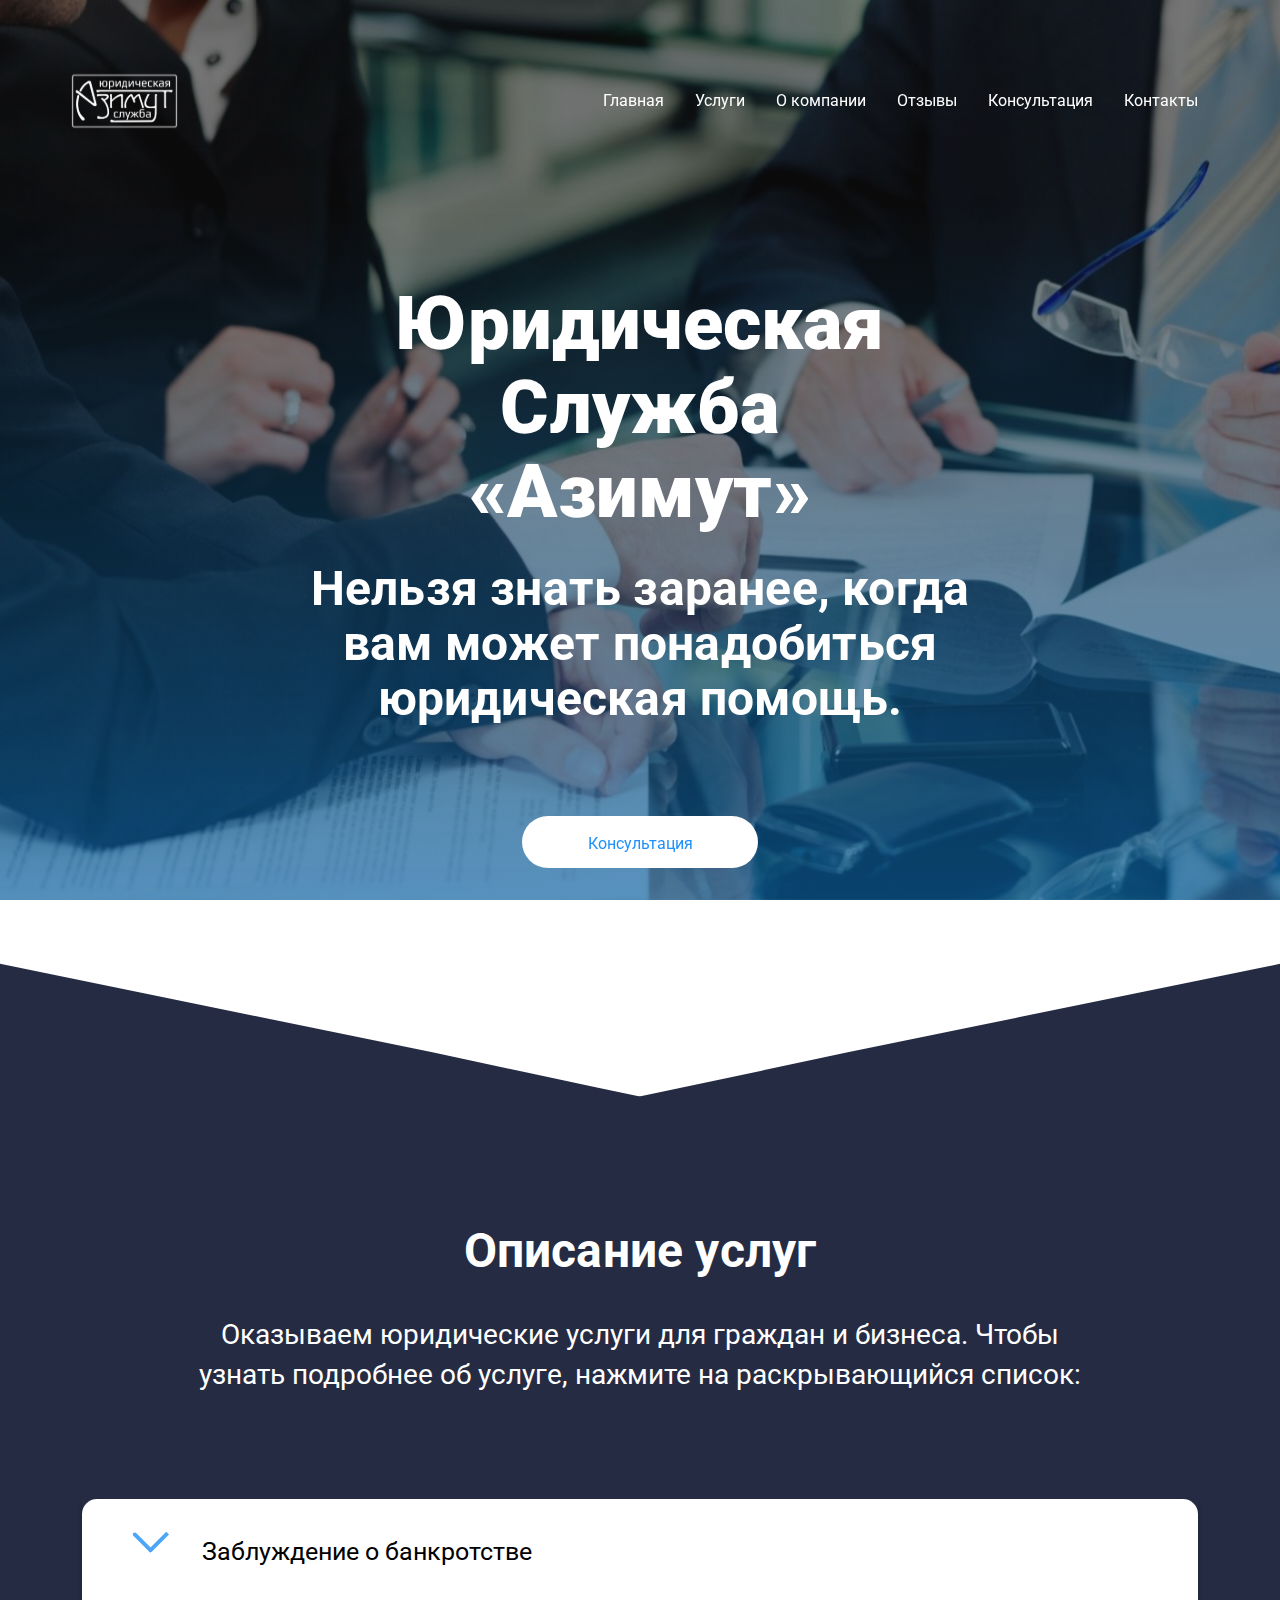
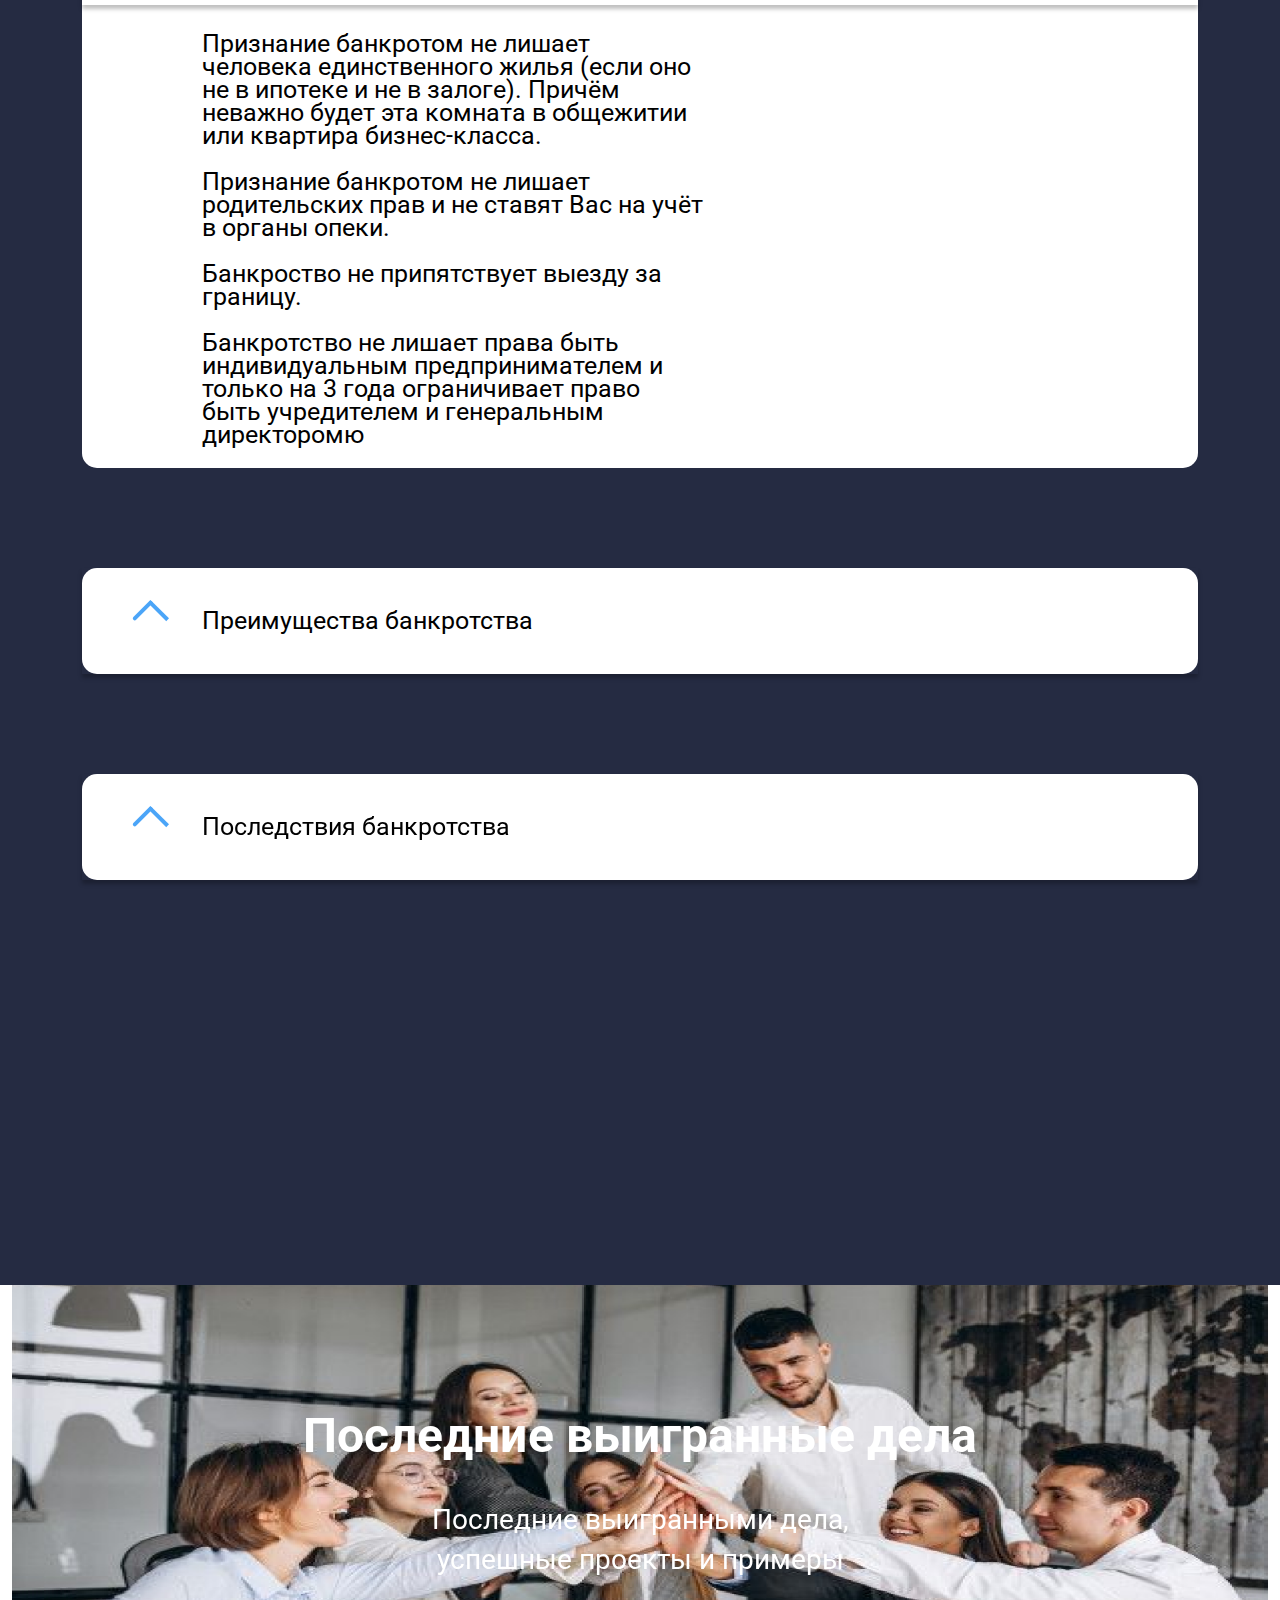
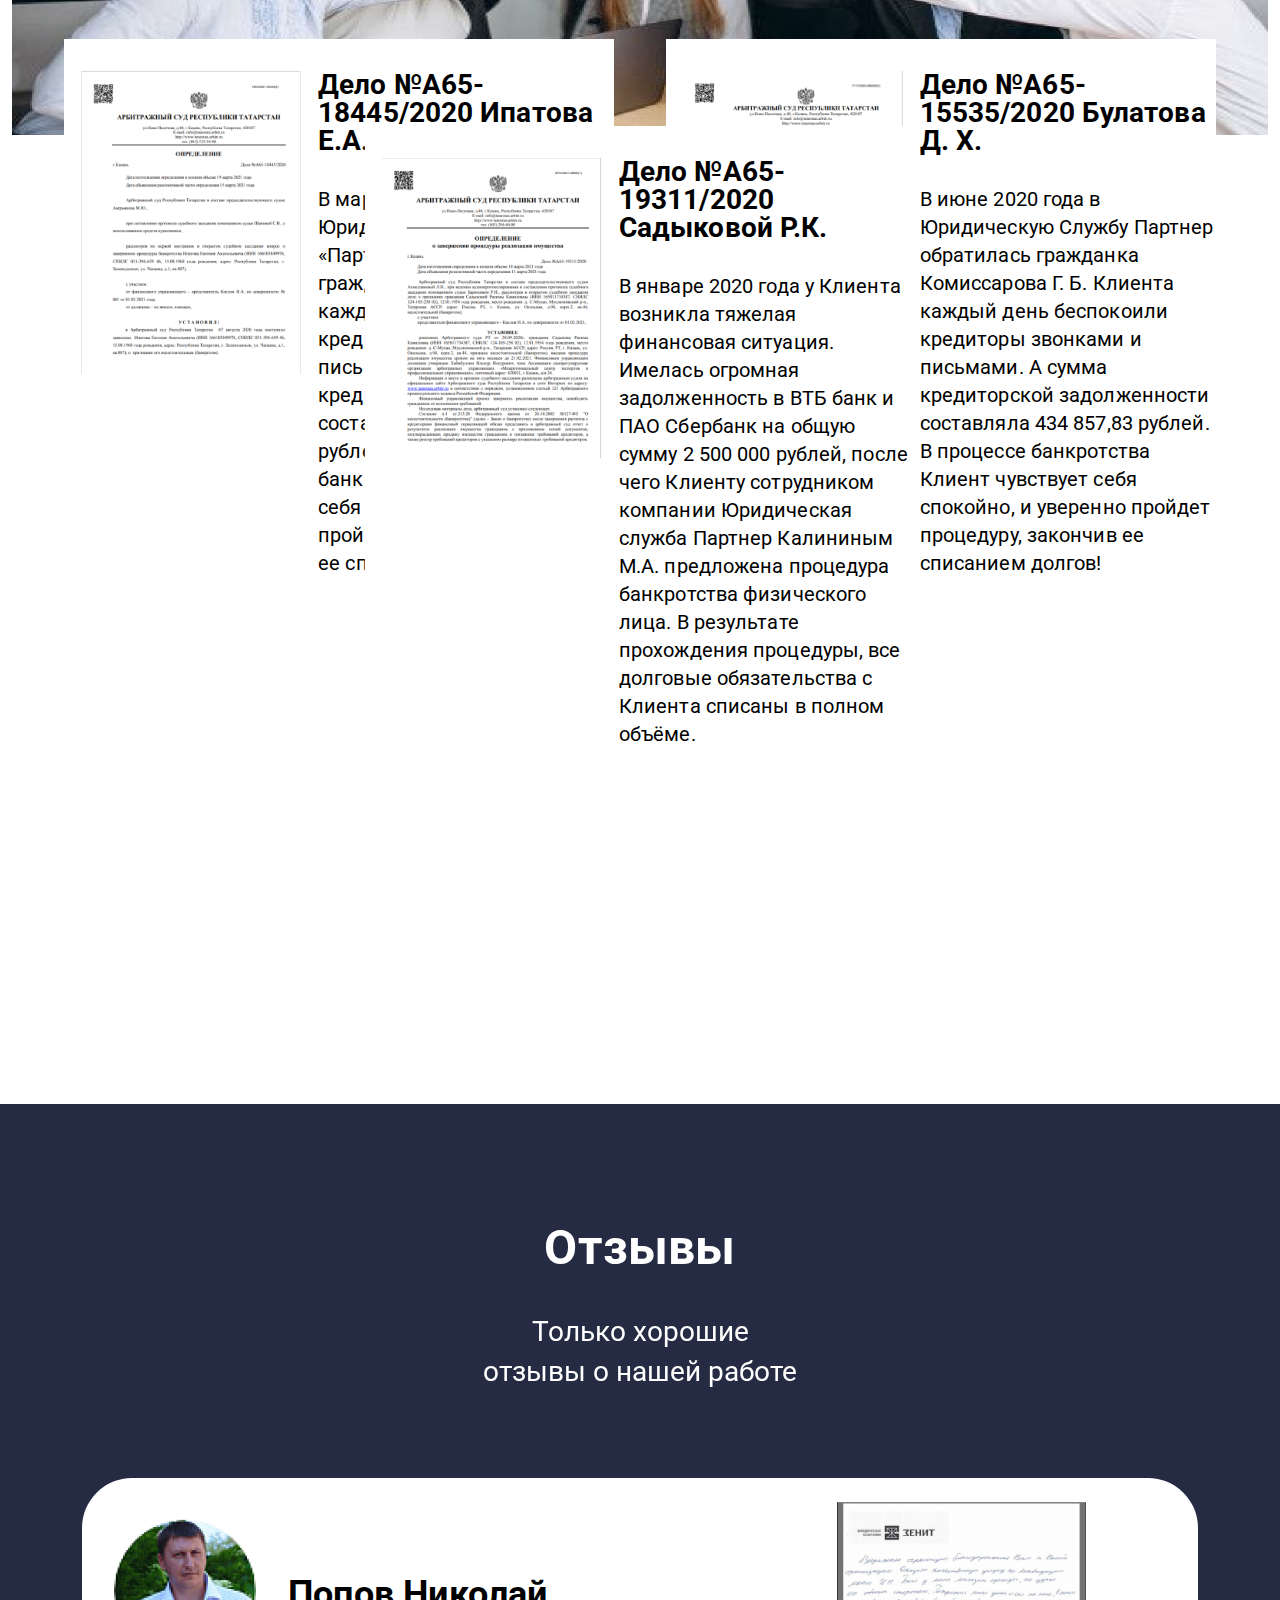
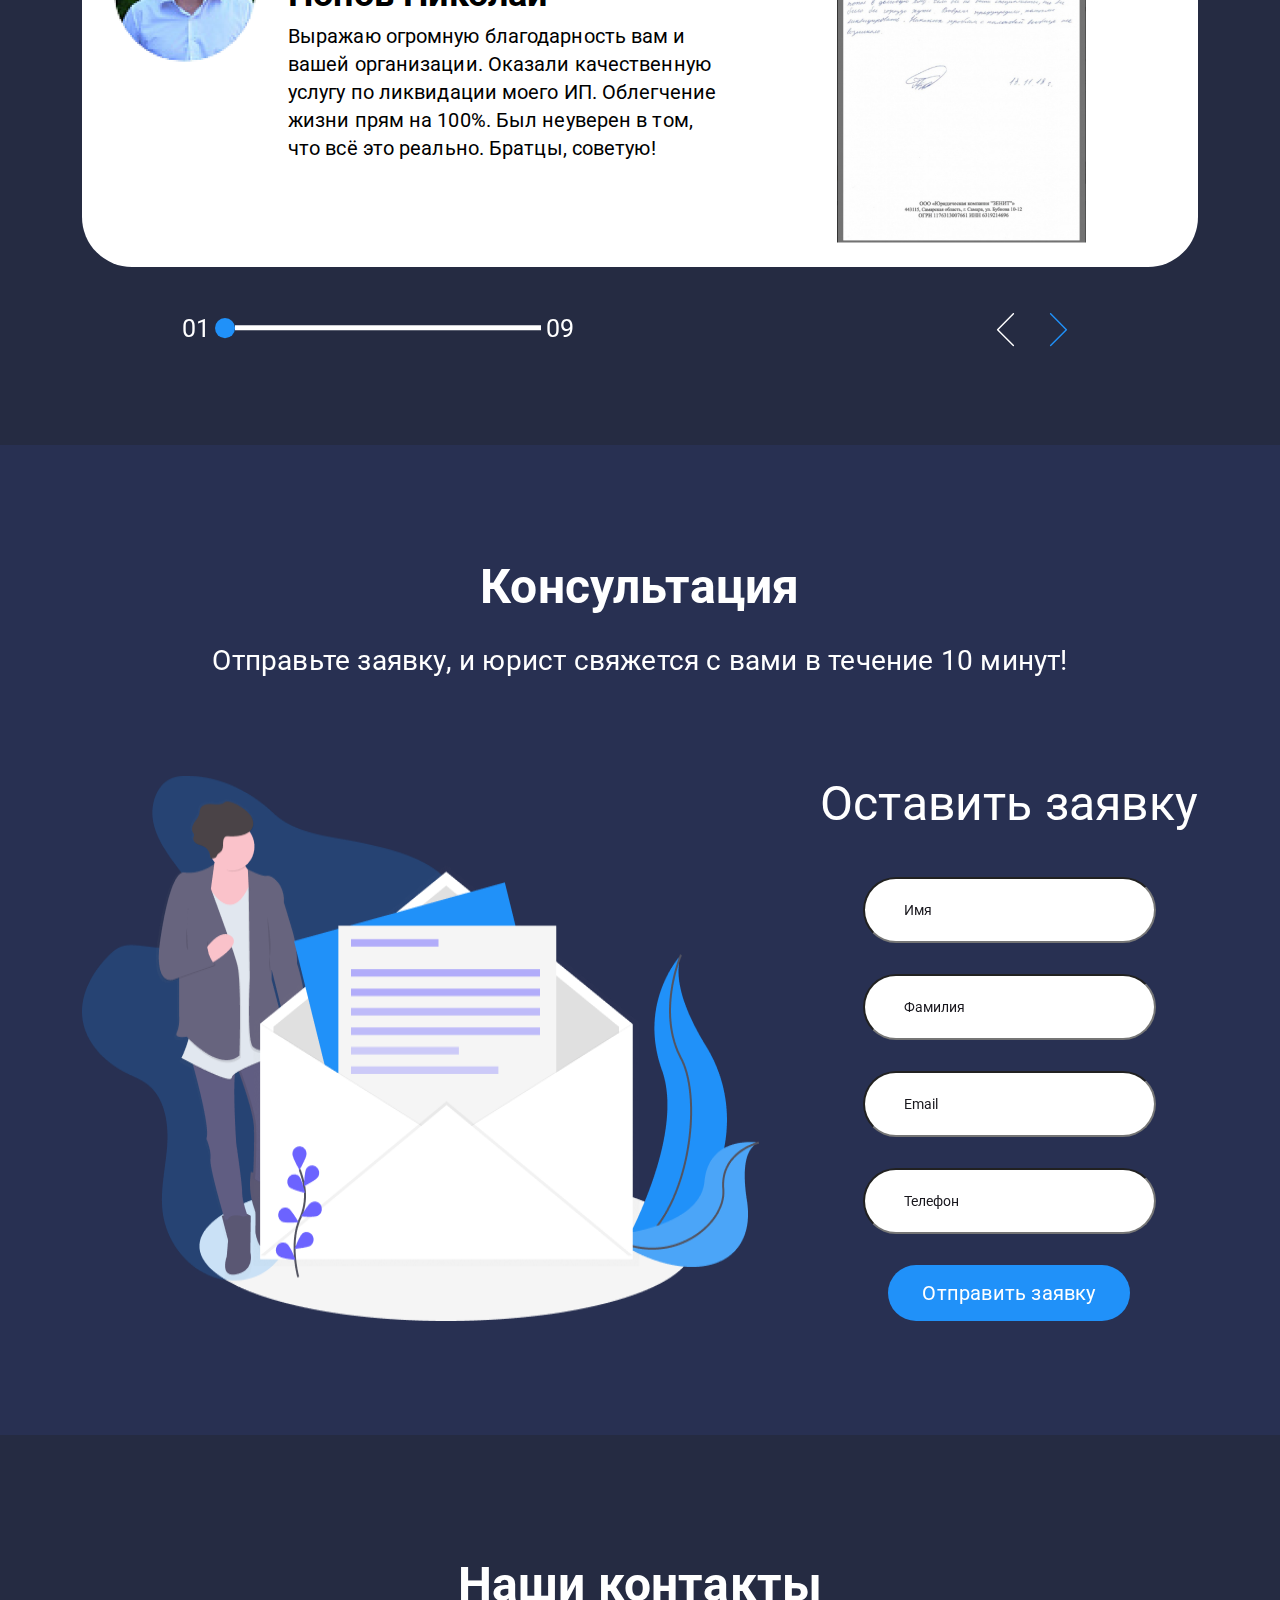
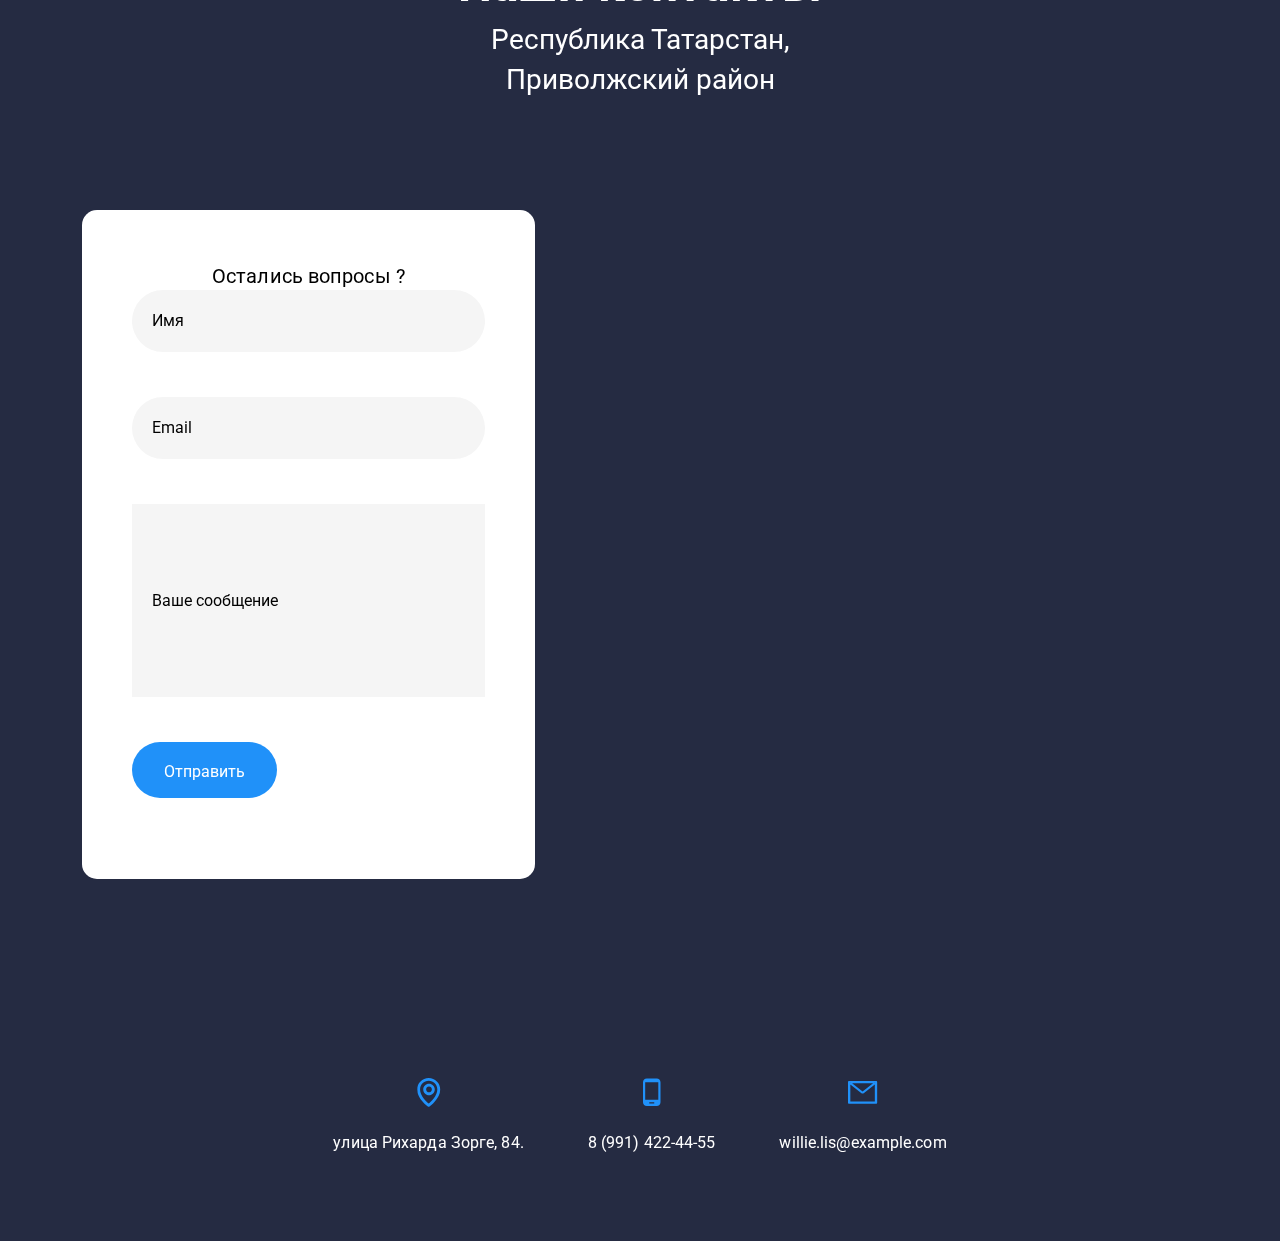
<file: html_css_js/second_page.html>
<!DOCTYPE html>
<html lang="ru">
<head>
    <meta charset="UTF-8">
    <meta http-equiv="X-UA-Compatible" content="IE=edge">
    <meta name="viewport" content="width=device-width, initial-scale=1.0">
    <title>Document</title>
    <link rel="stylesheet" href="second_page.css">
    <link rel="stylesheet" href="./css/reset200802.css">
    <link rel="stylesheet" href="./css/bootstrap.min.css">
    <link rel="preconnect" href="https://fonts.gstatic.com">
    <link href="https://fonts.googleapis.com/css2?family=Roboto:wght@400;700;900&display=swap" rel="stylesheet">
</head>
<body>
    <header class="header">
        <div class="gradient">
            <img src="./img/Hiring-A-Real-Estate-Lawyer-Advice-On-How-To-Do-It-Right-1696x8481.jpg" alt="">
        </div>
        <div class="container">
            <div class="row ">
                <div class="nav justify-content-between">
                    <div class="logo ">
                        <img src="./img/logo.svg" alt="">               
                    </div>
                    <ul class="navbar">
                        <li class="navbar_item">
                            <a href="#"> Главная </a>
                        </li>
                        <li class="navbar_item">
                            <a href="#"> Услуги </a>
                        </li>
                        <li class="navbar_item">
                            <a href="#"> О компании </a>
                        </li>
                        <li class="navbar_item">
                            <a href="#"> Отзывы </a>
                        </li>
                        <li class="navbar_item">
                            <a href="#"> Консультация </a>
                        </li>
                        <li class="navbar_item">
                            <a href="#"> Контакты </a>
                        </li>
                    </ul>
                    <img class='menu' src="./img/icons8.png" alt="">
                </div>
                <div class="offer ">
                    <h1 class="main_text">Юридическая Служба «Азимут» </h1>
                    <h2 class="intro">Нельзя знать заранее, когда вам может понадобиться юридическая помощь. </h2>
                    <button class="main_btn">Консультация</button>
                </div>
            </div>
        </div>
        <svg class="left-rtg" viewBox="0 0 973 203" fill="none" xmlns="http://www.w3.org/2000/svg">
            <path d="M-0.228516 0.989014L385.167 79.8318L549.35 113.544L671.948 139.644L756.2 157.587L972.509 202.982L-0.217461 202.87L-0.228857 104.92L-0.228516 0.989014Z" fill="#252B42"/>
        </svg>        
        <svg class="right-rtg" viewBox="0 0 973 203" fill="none" xmlns="http://www.w3.org/2000/svg">
            <path d="M973.496 0.989014L588.101 79.8281L423.918 113.539L301.321 139.637L217.069 157.58L0.760567 202.973L973.487 202.87L973.497 104.92L973.496 0.989014Z" fill="#252B42"/>
        </svg>  
    </header>
    <section>
        <div class="about_service">
            <div class="container">
                <div class="row d-flex justify-content-center align-items-center">
                    <h2 class="section_text about_service_text">
                        Описание услуг
                    </h2>
                    <h3 class="section_intro about_service_intro">
                        Оказываем юридические услуги для граждан и бизнеса. Чтобы узнать подробнее об услуге, нажмите на раскрывающийся список:
                    </h3> 
                </div>
                <div class="about_service_item">
                    <div class="about_service_item_name d-flex">
                        <svg width="37" height="22" viewBox="0 0 37 22" fill="none" xmlns="http://www.w3.org/2000/svg">
                            <path d="M1.37802 4.82724C0.616961 4.06618 0.616961 2.83226 1.37802 2.0712C2.13908 1.31014 3.37301 1.31014 4.13407 2.0712L21.1297 19.0668L18.3736 21.8228L1.37802 4.82724Z" fill="#4BA5F8"/>
                            <path d="M20.0045 20.5439C19.2434 21.3049 18.0095 21.3049 17.2484 20.5439C16.4874 19.7828 16.4874 18.5489 17.2484 17.7878L34.244 0.792202L37.0001 3.54825L20.0045 20.5439Z" fill="#4BA5F8"/>
                        </svg>   
                        <p>Заблуждение о банкротстве</p>                         
                    </div>
                    <div class="about_service_item_intro">
                        <p>Признание банкротом не лишает человека единственного
                            жилья (если оно не в ипотеке и не в залоге). Причём неважно будет эта комната в общежитии или квартира бизнес-класса. <br><br>
                            Признание банкротом не лишает родительских прав и не ставят Вас на учёт в органы опеки. <br><br>
                            Банкроство не припятствует выезду за границу. <br><br>
                            Банкротство не лишает права быть индивидуальным предпринимателем и только на 3 года ограничивает право быть учредителем и генеральным директоромю</p>
                    </div>
                </div>
                <div class="about_service_item">
                    <div class="about_service_item_name d-flex">
                        <svg width="37" height="22" viewBox="0 0 37 22" fill="none" xmlns="http://www.w3.org/2000/svg">
                            <path d="M1.37802 17.0946C0.616961 17.8557 0.616961 19.0896 1.37802 19.8507C2.13908 20.6117 3.37301 20.6117 4.13407 19.8507L21.1297 2.85507L18.3736 0.0990273L1.37802 17.0946Z" fill="#4BA5F8"/>
                            <path d="M20.0045 1.37802C19.2434 0.616961 18.0095 0.616961 17.2484 1.37802C16.4874 2.13908 16.4874 3.37301 17.2484 4.13407L34.244 21.1297L37.0001 18.3736L20.0045 1.37802Z" fill="#4BA5F8"/>
                        </svg>                            
                        <p>Преимущества банкротства</p>
                    </div>
                </div>
                <div class="about_service_item">
                    <div class="about_service_item_name d-flex">
                        <svg width="37" height="22" viewBox="0 0 37 22" fill="none" xmlns="http://www.w3.org/2000/svg">
                            <path d="M1.37802 17.0946C0.616961 17.8557 0.616961 19.0896 1.37802 19.8507C2.13908 20.6117 3.37301 20.6117 4.13407 19.8507L21.1297 2.85507L18.3736 0.0990273L1.37802 17.0946Z" fill="#4BA5F8"/>
                            <path d="M20.0045 1.37802C19.2434 0.616961 18.0095 0.616961 17.2484 1.37802C16.4874 2.13908 16.4874 3.37301 17.2484 4.13407L34.244 21.1297L37.0001 18.3736L20.0045 1.37802Z" fill="#4BA5F8"/>
                        </svg>  
                        <p>Последствия банкротства</p>
                    </div>
                </div>
            </div>
        </div>
    </section>
    <section>
        <div class="last_winner">
            <div class="container">
                <div class="row d-flex justify-content-center align-items-center">
                    <img class="last_winner_img" src="./img/team.png" alt="">
                    <h2 class="section_text last_winner_text">
                        Последние выигранные дела
                    </h2>
                    <h3 class="section_intro last_winner_intro">
                        Последние выигранными дела, <br> успешные проекты и примеры
                    </h3>
                </div>
                <div class="cases d-flex justify-content-center align-items-center">
                    <div class="case_item case_item_left">
                        <img class="case_img" src="./img/image7.png" alt="">
                        <div class="case_offer">
                            <p class="case_name">Дело  №А65-18445/2020
                                Ипатова Е.А.</p>
                            <p class="case_text">В марте 2020 года к Юридическую службу «Партнер» обратился гражданин Боев И. К. Клиента каждый день беспокоили кредиторы звонками и письмами. А сумма кредиторской задолженности составляла 1 196 235,04 рублей.
                                В процессе банкротства Клиент чувствует себя спокойно, и уверенно пройдет процедуру, закончив ее списанием долгов!
                            </p>
                        </div>
                    </div>
                    <div class="case_item case_item_center">
                        <img class="case_img" src="./img/image8.png" alt="">
                        <div class="case_offer">
                            <p class="case_name">Дело  №А65-19311/2020
                                Садыковой Р.К.</p>
                            <p class="case_text">В январе 2020 года у Клиента возникла тяжелая финансовая ситуация.
                                Имелась огромная задолженность в ВТБ банк и ПАО Сбербанк на общую сумму 2 500 000 рублей, после чего Клиенту сотрудником компании Юридическая служба Партнер Калининым М.А. предложена процедура банкротства физического лица.
                                В результате прохождения процедуры, все долговые обязательства с Клиента списаны в полном объёме.
                            </p>
                        </div>
                    </div>
                    <div class="case_item case_item_right">
                        <img class="case_img" src="./img/image9.png" alt="">
                        <div class="case_offer">
                            <p class="case_name">Дело №А65-15535/2020
                                Булатова Д. Х.</p>
                            <p class="case_text">В июне 2020 года в Юридическую Службу Партнер обратилась гражданка Комиссарова Г. Б. Клиента каждый день беспокоили кредиторы звонками и письмами. А сумма кредиторской задолженности составляла 434 857,83 рублей.
                                В процессе банкротства Клиент чувствует себя спокойно, и уверенно пройдет процедуру, закончив ее списанием долгов!         
                            </p>
                        </div>
                    </div>
                </div>
            </div>
        </div>
    </section>
    <section>
        <div class="review">
            <div class="container">
                <div class="row d-flex justify-content-center align-items-center">
                    <h2 class="section_text review_text">Отзывы</h2>
                    <h3 class="section_intro review_intro">Только хорошие отзывы о нашей работе</h3>
                    <div class="review_offer d-flex justify-content-center">
                        <div class="review_card">
                            <div class="card_photo">
                                <img src="./img/Rectangle 13.png" alt="">
                            </div>
                            <div class="card_text">
                                <div class="card_name">
                                    <p>Попов Николай</p>
                                </div>
                                <div class="card_intro">
                                    <p>Выражаю огромную благодарность вам и вашей организации. Оказали качественную услугу по ликвидации моего ИП. Облегчение жизни прям на 100%. Был неуверен в том, что всё это реально. Братцы, советую!</p>
                                </div>
                            </div>
                            <div class="card_rev">
                                <img src="./img/image3.jpg" alt="">
                            </div>
                            <div class="review_slide d-flex justify-content-center align-items-center">
                                <p class="first_numb">
                                    01
                                </p>
                                <svg width="20" height="21" viewBox="0 0 20 21" fill="none" xmlns="http://www.w3.org/2000/svg">
                                    <ellipse cx="10" cy="10.1098" rx="10" ry="10.0679" fill="#2091F9"/>
                                </svg>
                                <svg width="306" height="6" viewBox="0 0 306 6" fill="none" xmlns="http://www.w3.org/2000/svg">
                                    <line y1="2.63013" x2="306" y2="2.63013" stroke="white" stroke-width="5"/>
                                </svg>  
                                <p class="last_numb">
                                    09                                 
                                </p>
                            </div>
                            <div class="review_nav">
                                <svg width="19" height="34" viewBox="0 0 19 34" fill="none" xmlns="http://www.w3.org/2000/svg">
                                    <path d="M17.3848 33.2578C17.7809 33.2586 18.1025 32.9358 18.1033 32.537C18.1036 32.3448 18.0278 32.1603 17.8925 32.0245L2.62057 16.6503L17.8925 1.27614C18.173 0.993788 18.173 0.536044 17.8925 0.253694C17.6121 -0.0286563 17.1574 -0.0286563 16.877 0.253694L1.09866 16.1391C0.818682 16.4211 0.818682 16.8782 1.09866 17.1602L16.877 33.0455C17.0115 33.1814 17.1942 33.2578 17.3848 33.2578Z" fill="white"/>
                                </svg>
                                <svg width="19" height="34" viewBox="0 0 19 34" fill="none" xmlns="http://www.w3.org/2000/svg">
                                    <path d="M1.61523 33.2578C1.21913 33.2586 0.897469 32.9358 0.89673 32.537C0.896393 32.3448 0.972237 32.1603 1.10745 32.0245L16.3794 16.6503L1.10745 1.27614C0.827005 0.993788 0.827005 0.536044 1.10745 0.253694C1.3879 -0.0286563 1.84255 -0.0286563 2.123 0.253694L17.9013 16.1391C18.1813 16.4211 18.1813 16.8782 17.9013 17.1602L2.123 33.0455C1.98853 33.1814 1.80578 33.2578 1.61523 33.2578Z" fill="#2091F9"/>
                                </svg>                                  
                            </div>
                        </div>
                    </div>
                </div>
            </div>
        </div>
    </section>
    <section>
        <div class="advice">
            <div class="container">
                <div class="row d-flex justify-content-center align-items-center">
                    <h2 class="section_text advice_text">Консультация</h2>
                    <h3 class="section_intro advice_intro">Отправьте заявку, и юрист свяжется с вами в течение 10 минут!</h3>
                    <div class="advice_active d-flex justify-content-between">
                        <img src="./img/undraw_newsletter_vovu.png" alt="">
                        <div class="active_form d-flex justify-content-center align-items-center">
                            <p>Оставить заявку</p>
                            <form class='d-flex justify-content-center align-items-center' action="">
                                <input placeholder="Имя" name="b">
                                <input placeholder="Фамилия" name="b">
                                <input placeholder="Email" name="b">
                                <input placeholder="Телефон" name="b">
                            </form>
                            <button class="advice_form_button">Отправить заявку</button>
                        </div>
                    </div>
                </div>
            </div>
        </div>
    </section>
    <section>
        <div class="contact">
            <div class="container">
                <div class="row d-flex justify-content-center align-items-center">
                    <h2 class="section_text contact_text">Наши контакты</h2>
                    <h3 class="section_intro contact_intro">Республика Татарстан, <br> Приволжский район</h3>
                    <div class="contact_offer d-flex justify-content-between align-items-center">
                        <div class="contact_form">
                            <p class="form_text">Остались вопросы ?</p>
                            <form class="d-flex align-items-center" action="">
                                <input placeholder="Имя" name="b">
                                <input placeholder="Email" name="b">
                                <input class="message" placeholder="Ваше сообщение" name="b">
                            </form>
                            <button class="form_button">Отправить</button>
                        </div>
                        <div class="contact_map">
                            <iframe src="https://www.google.com/maps/embed?pb=!1m18!1m12!1m3!1d2245.7982117712704!2d49.21280321585143!3d55.74463498055117!2m3!1f0!2f0!3f0!3m2!1i1024!2i768!4f13.1!3m3!1m2!1s0x415eae7238e84531%3A0x3c06f7c6489556e0!2z0YPQuy4g0KDQuNGF0LDRgNC00LAg0JfQvtGA0LPQtSwgODQsINCa0LDQt9Cw0L3RjCwg0KDQtdGB0L8uINCi0LDRgtCw0YDRgdGC0LDQvSwgNDIwMTM5!5e0!3m2!1sru!2sru!4v1618997712593!5m2!1sru!2sru" width="600" height="399" style="border:0;" allowfullscreen="" loading="lazy"></iframe>
                        </div>
                    </div>
                    <div class="contact_footer d-flex justify-content-center">
                        <div class="contact_item ">
                            <img src="./img/bx_bx-map.svg" alt="">
                            <p>улица Рихарда Зорге, 84.</p>
                        </div>
                        <div class="contact_item">
                            <img src="./img/ic_baseline-phone-android.svg" alt="">
                            <p>8 (991) 422-44-55</p>
                        </div>
                        <div class="contact_item">
                            <img src="./img/ant-design_mail-outlined.svg" alt="">
                            <p>willie.lis@example.com</p>
                        </div>
                    </div>
                </div>
            </div>
        </div>
    </section>
</body>
</html>
</file>
<file: html_css_js/second_page.css>
body{
    font-family: Roboto !important;
    font-size: 28px;
    color: #fff !important;
    font-weight: 400;
}
button{
	display: block;
	padding: 0px;
}
ul,li{
	margin: 0 !important;
	padding: 0 !important;
	display: block;
}
h1{
    font-weight: 900 !important;
    font-size: 4.625rem !important ;
    line-height: 84px !important;
    letter-spacing: 0.2px !important ;
}
h2{
    font-weight: 700 !important;
    font-size: 48px !important;
    line-height: 55px !important;
    letter-spacing: 0.2px !important ;
}
h3{
    font-size: 28px !important;
    font-weight: 400 !important;
    line-height: 40px !important;
}
h4{
    font-size: 20px !important;
    line-height: 28px !important;
    letter-spacing: 0.1px !important;
    font-weight: 900 !important;
}
p{
    font-size: 25px !important;
    margin-bottom: 0 !important;
}
.section_text{
    text-align: center;
}
.section_intro{
    text-align: center;
    width: 50% !important;
}
.header{    
    position: relative;
}
.gradient {
	display: block;
    z-index: -1;
    position: absolute;
    width: 100%;
    min-height: 100%;
    top:0;
}
.gradient:after {
	content: "";
	display: block;    
	width: 100%;
	height: 100%;    
	position: fixed;
	top: 0;      
	left: 0;   
	background: transparent;
	background-image: linear-gradient(180deg, rgba(255, 255, 255, 0) 22.68%, rgba(9, 151, 255, 0.5175) 100%),linear-gradient(0deg, rgba(19, 19, 19, 0.7), rgba(19, 19, 19, 0.7));
	opacity: 0.8;
}
.gradient img{
    min-height: 100%;
    min-width: 1700px;
    width: 100%;
    height: auto;
    position: fixed;
    top: 0;
    left: 0;
}
.nav{
    margin-top: 70px  !important;
}
.navbar_item{
    margin-right: 31px !important;
}
.navbar_item:last-child{
    margin-right: 0px !important;
}
.navbar_item a{
    text-decoration: none;
    color: white;
}
.offer{
    justify-content: center;
    align-items: center;
    display: flex;
    flex-direction: column;
    margin-top: 150px !important;
}
.main_text{
    font-weight: 900 ;
    font-size: 4.625rem ;
    line-height: 84px ;
    letter-spacing: 0.2px ;
    width: 50%;
    text-align: center;
    margin-bottom: 27px ;
}
.intro{
    font-weight: 400 ;
    font-size: 28px ;
    line-height: 40px ;
    letter-spacing: 0.2px;
    text-align: center;
    width: 60%;
    margin-bottom: 90px ;
}
.main_btn{
    padding: 16px 51px ;
    color: #2091F9 ;
    border-radius: 100px ; 
    border: none ;
    background-color: #FFFFFF ;
    width: 236px;
    height: 52px;
    margin-bottom: 255px;
}
.left-rtg{
    width: 60%;
    position: absolute;
    left: 0;
    bottom: 0;
}
.right-rtg{
    width: 60%;
    position: absolute;
    bottom: 0;
    right: 0;
}
.about_service_text{
    margin-top: 123px;
    margin-bottom: 37px;
}
.about_service_intro{
    margin-bottom: 104px;
    width: 80% !important;
}
.about_service{
    background: #252B42;
    padding-bottom: 405px;
    padding-top: 100px;
}
.about_service_item{
    background: white;
    color: black !important;
    border-radius: 15px;
    margin-bottom: 100px;
}
.about_service_item:last-child{
    margin-bottom: 0px;
}
.about_service_item_name{
    padding: 32px 0px;
    box-shadow: 0px 4px 4px 0px #00000040;
    font-size: 36px;
    font-weight: 400;
    line-height: 42px;
    letter-spacing: 0em;
    text-align: left;

}
.about_service_item_intro p{
    margin-left: 120px;
    font-size: 20px;
    font-weight: 400;
    line-height: 23px;
    letter-spacing: 0em;
    text-align: left;
    margin-top: 27px;
    padding-bottom: 22px;
    width: 45%;
}
.about_service_item_name svg{
    margin-left: 50px;
    margin-right: 33px;
}
.last_winner{
    position: relative;
    padding-top: 123px;
    padding-bottom: 117px;
}
.last_winner_img{
    position: absolute;
    width: 100%;
    height: 50vh;
    z-index: -1;
    top: 0;
}
.case_item{
    background: white;
    color: black;
    display: flex;
    justify-content: center;
    width: 43% !important;
    position: absolute;
}
.last_winner_text{
    margin-bottom: 37px;
}
.last_winner_intro{
    margin-bottom: 1007px;
    width: 50% !important;
}
.case_img{
    margin: 32px 17px;
    width: 40%;
    height: 100%;
}
.case_name{
    font-size: 28px !important;
    font-weight: 700;
    line-height: 28px;
    letter-spacing: 0.10000000149011612px;
    text-align: left;
    margin-bottom: 30px !important;
    margin-top: 32px;
}
.case_text{
    font-size: 20px !important;
    font-weight: 400;
    line-height: 28px;
    letter-spacing: 0.10000000149011612px;
    text-align: left;
    padding-bottom: 30px;
}
.case_item_left{
    left: 5%;
    bottom: 35%;
    z-index: 10;
}
.case_item_center{
    left: 50%;
    bottom: 0%;
    z-index: 20;
    transform:translate(-50%, -50%)
}
.case_item_right{
    right: 5%;
    bottom: 35%;
    z-index: 10;
}
.review{
    padding-top: 116px;
    padding-bottom: 116px;
    background: #252B42;
}
.review_text {
    margin-bottom: 37px;
}
.review_intro{
    width: 30% !important;
    margin-bottom: 86px;
}
.review_card{
    background: white;
    border-radius: 50px;
    display: flex;
    color: black;
    margin-bottom: 62px;
    position: relative;
}
.card_photo{
    margin: 24px 15px !important;
}
.card_text{
    width: 40%;
    display: flex;
    flex-direction: column;
    margin: 8% 0;
}
.card_name p{
    font-weight: 700;
    font-size: 36px !important;
    line-height: 55px;
    letter-spacing: 0.2px;
}
.card_intro p{
    font-size: 20px !important;
    line-height: 28px;
    letter-spacing: 0.1px;
}
.card_rev{
    margin: 24px 10%;  
}
.card_rev img{
    max-width: 249px;
    max-height: 341px;
}
.review_nav{
    position: absolute;
    bottom: -80px;
    right: 100px;
}
.review_nav svg{
    margin-right: 30px;
}
.review_slide{
    position: absolute;
    bottom: -80px;
    left: 100px;
    color: white;

}
.advice{
    background: #283052;
    padding-top: 114px;
    padding-bottom: 114px;
}
.advice_text{
    margin-bottom: 27px !important;
}
.advice_intro{
    width: 100% !important;
    margin-bottom: 95px;
    font-size: 28px !important;
    font-weight: 400 !important;
    line-height: 40px !important;
    letter-spacing: 0.20000000298023224px;
}
.advice_active img{
    max-width: 677px;
}
.active_form{
    flex-direction: column;
}
.active_form p{
    margin-bottom: 46px !important;
    font-size: 48px !important;
    font-weight: 400 !important;
    line-height: 55px !important;
    letter-spacing: 0.20000000298023224px !important;
}
.active_form form{
    flex-direction: column
}
.active_form form input{
    padding-top: 19px;
    padding-bottom: 19px;
    padding-left: 39px;
    width: 293px;
    border-radius: 100px;
    margin-bottom: 31px !important;
}
.active_form form input::placeholder{
    color: #18171D;
    font-size: 14px;
    font-weight: 400;
    line-height: 16px;
    letter-spacing: 0.10000000149011612px;
    text-align: left;
}
.advice_form_button{
    width: 242px !important;
    background: #2091F9;
    border-radius: 100px;
    border: none;
    padding: 18px 21px;
    color: white;
    font-size: 20px;
    font-weight: 400;
    line-height: 20px;
    letter-spacing: 0.20000000298023224px;
    text-align: center;
}
.first_numb{
    margin-right: 5px;
}
.last_numb{
    margin-left: 5px;
}
.contact{
    background: #252B42;
    padding-top: 122px;
    padding-bottom: 86px;
}
.contact_form{
    flex-direction: column;
    margin-bottom: 27px;
    padding-bottom: 52px;
}
.form_text{
    text-align: center;
}
.contact_intro{
    margin-bottom: 110px;
}
.contact_form{
    background: white;
    border-radius: 15px;
    color: black;
    width: 453px;
    height: 669px;
}
.contact_form p{
    font-size: 20px !important;
    letter-spacing: 0.1px;
    line-height: 28px;
    margin-top: 52px;
    margin-bottom: 45px;
}
.contact_form form{
    display: flex;
    flex-direction: column;
}
.contact_form form input{
    width: 353px;
    border-radius: 100px;
    border: none;
    background: #F5F5F5;
    padding-top: 19px;
    padding-left: 20px;
    padding-bottom: 19px;
    margin-bottom: 45px;
}
.message{
    border-radius: 0px !important;
    height: 193px;
}
.contact_form form input::placeholder{
    color: black;
}
.form_button{
    background: #2091F9;
    border-radius: 100px;
    border: none;
    padding: 18px 21px;
    color: white;
    width: 145px;
    height: 56px;
    margin-left: 50px;
}
.contact_map{
    margin-top: 150px;
}
.contact_footer{
    margin-top: 171px !important;
}
.contact_item{
    display: flex;
    flex-direction: column;
    justify-content: center;
    align-items: center;
}
.contact_item{
    margin-right: 64px;
}
.contact_item:last-child{
    margin-right: 0px;
}
.contact_item img{
    width: 30px;
    height: 30px;
    margin-bottom: 24px;
}
.contact_item p{
    font-weight: 400 !important;
    font-size: 16px !important;
    letter-spacing: 0.1px !important;
}
.contact_map iframe{
    max-width: 100% !important;
}
@media screen and (min-width: 992px){
    .menu{
        display: none;
    }
}
@media screen and (max-width: 1200px){
    .intro{
        width: 80%;
    }
    .contact_map {
        max-width: 500px;
    }
    .contact_map{
        margin-left: 20px;
    }
    .case_name{
        font-size: 25px !important;
    }
    .case_text{
        font-size: 16px !important;
    }
    br{
        display: none;
    }
    .section_intro{
        width: 100% !important;
    }
}
@media screen and (max-width: 992px){
    .navbar{
        display: none !important;
    }
    .menu{
        width: 25px;
        height: 25px;
    }
    .main_text{
        width: 100%;
    }
    .intro{
        width: 100%;
    }
    .case_name{
        font-size: 20px !important;
    }
    .case_text{
        font-size: 12px !important;
    }
    .active_form{
        width: 100%;
    }
    .advice_active img{
        display: none;
    }
    .contact_offer{
        display: flex;
        flex-direction: column;
        align-items: center;
    }
    .contact_map{
        margin-top: 20px;
    }
    .case_item_left{
        bottom: 35%;
    }
    .case_item_center{
        bottom: 5%;
        transform:translate(-50%, -50%)
    }
    .case_item_right{
        bottom: 35%;
    }
    .card_photo img{
        width: 120px;
        height: 120px;
    }
    .card_text{
        margin-top: 20px;
    }
    .card_rev{
        margin-left: 10px;
        margin-right: 20px;
    }
    .contact_map{
        margin: 0;
    }
}
@media screen and (max-width: 768px){
    .case_item{
        width: 90% !important;
        margin-right: 0px !important;
        margin-bottom: 30px;
    }
    .cases{
        flex-direction: column;
    }
    .case_item_left{
        bottom: initial ;
        left: initial;
        position: relative;
    }
    .case_item_center{
        bottom: initial;
        left: initial;
        position: relative;
        transform: initial;
    }
    .case_item_right{
        bottom: initial;
        left: initial;
        position: relative;
        right: initial;
    }
    .last_winner_intro{
        margin-bottom: 100px;
    }
    .review_slide{
        left:10px;
    }
    .review_nav{
        right: 10px;
    }
    .contact_item{
        margin-right: 10px;
    }
}
@media screen and (max-width: 578px){
    .card_rev img{
        width: 150px;
    }
    .section_intro{
        width: 100% !important;
    }
    .about_service_item_name p{
        font-size: 22px !important;

    }
    .about_service_item_intro p{
        font-size: 20px !important;
        margin-left: 100px !important;
    }
    .card_text{
        width: 70%;
    }
    .review_card{
        width: 100%;
    }
    .card_photo img{
        width: 60px;
        height: 60px;
    }
    .card_rev{
        display: none;
    }
    .review_slide{
        width: 150px;
    }
    .review_nav{
        right: 0;
    }
    .contact_form{
        width: 100%;
    }
    .contact_form form input{
        width: 90%;
    }
    h1{
        font-size: 35px !important;
    }
    h2{
        font-size: 25px !important;
    }
    h3{
        font-size: 20px !important;
    }
    .contact_footer{
        flex-direction: column;
    }
}
</file>
<file: html_css_js/css/reset200802.css>
/* http://meyerweb.com/eric/tools/css/reset/ */
/* v1.0 | 20080212 */

html, body, div, span, applet, object, iframe,
h1, h2, h3, h4, h5, h6, p, blockquote, pre,
a, abbr, acronym, address, big, cite, code,
del, dfn, em, font, img, ins, kbd, q, s, samp,
small, strike, strong, sub, sup, tt, var,
b, u, i, center,
dl, dt, dd, ol, ul, li,
fieldset, form, label, legend,
table, caption, tbody, tfoot, thead, tr, th, td {
	margin: 0;
	padding: 0;
	border: 0;
	outline: 0;
	font-size: 100%;
	vertical-align: baseline;
	background: transparent;
}
body {
	line-height: 1;
}
ol, ul {
	list-style: none;
}
blockquote, q {
	quotes: none;
}
blockquote:before, blockquote:after,
q:before, q:after {
	content: '';
	content: none;
}

/* remember to define focus styles! */
:focus {
	outline: 0;
}

/* remember to highlight inserts somehow! */
ins {
	text-decoration: none;
}
del {
	text-decoration: line-through;
}

/* tables still need 'cellspacing="0"' in the markup */
table {
	border-collapse: collapse;
	border-spacing: 0;
}
</file>
